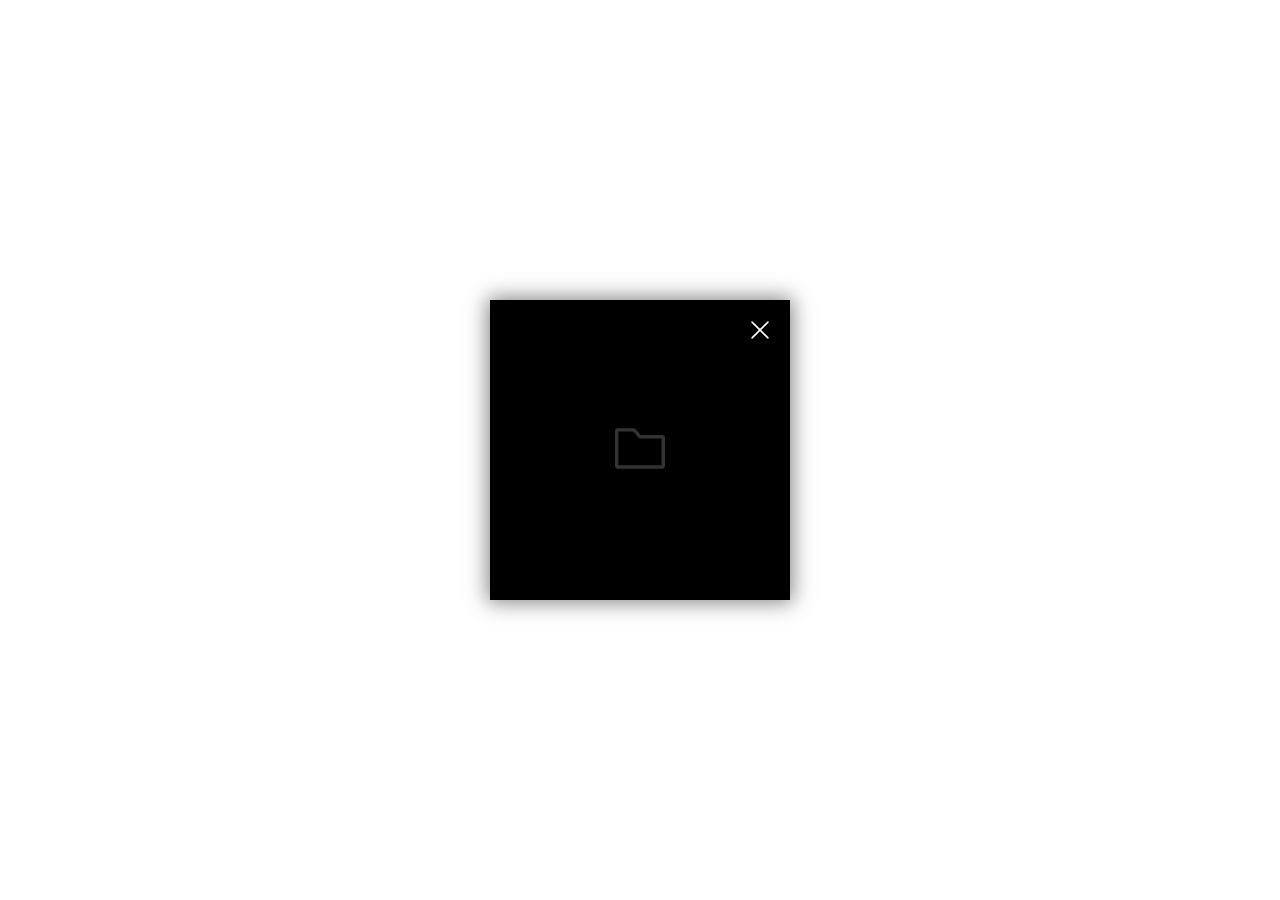
<file: crop/index.html>
<!DOCTYPE html>
<html lang="en">

<head>
    <meta charset="UTF-8">
    <title>crop</title>
</head>

<body>
</body>

</html>
<script type="text/javascript" src="crop.min.js"></script>
<script type="text/javascript">
    new crop({
        width: 300,
        height: 300,
        //url:"", //默认显示图片
        success: function (data) {
            console.log(data);//这是个base64 图片字符串
        }
    });
</script>
</file>
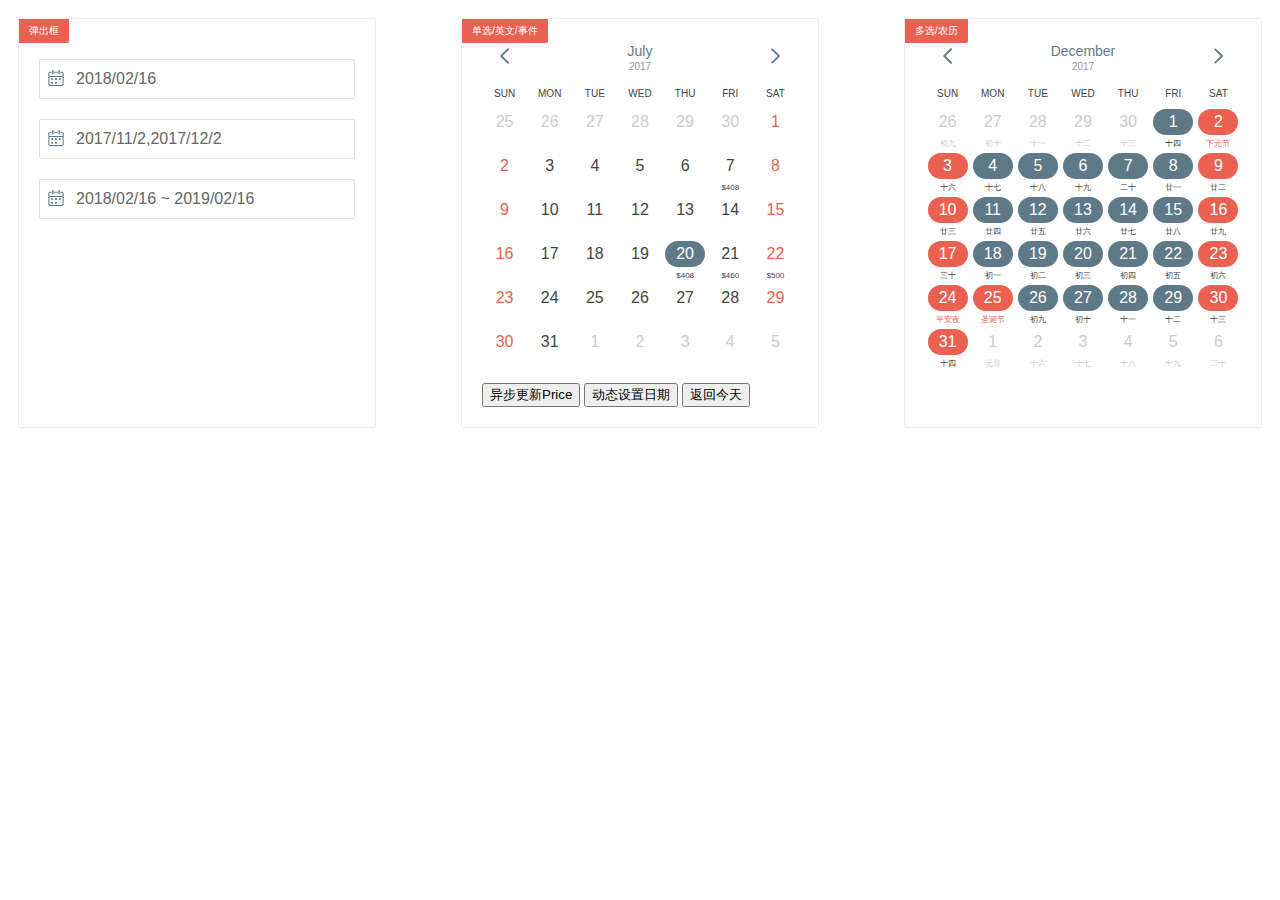
<file: vue-calendar/index.html>
<!DOCTYPE html><html><head><meta charset=utf-8><meta name=viewport content="width=device-width,initial-scale=1,maximum-scale=1,minimum-scale=1,user-scalable=no"><meta name=mobile-web-app-capable content=yes><meta name=apple-mobile-web-app-capable content=yes><meta name=apple-mobile-web-app-status-bar-style content=black><link rel=icon href=[data-uri]><title>vue-calendar</title><link href=static/css/app.abeac5d9e77fa519e4bcac12c5557de3.css rel=stylesheet></head><body><div id=app></div><script type=text/javascript src=static/js/manifest.721cb08ae92a734c745c.js></script><script type=text/javascript src=static/js/vendor.c194e3bd3393c383913a.js></script><script type=text/javascript src=static/js/app.7f170f3b67c851a51c5c.js></script></body></html>
</file>
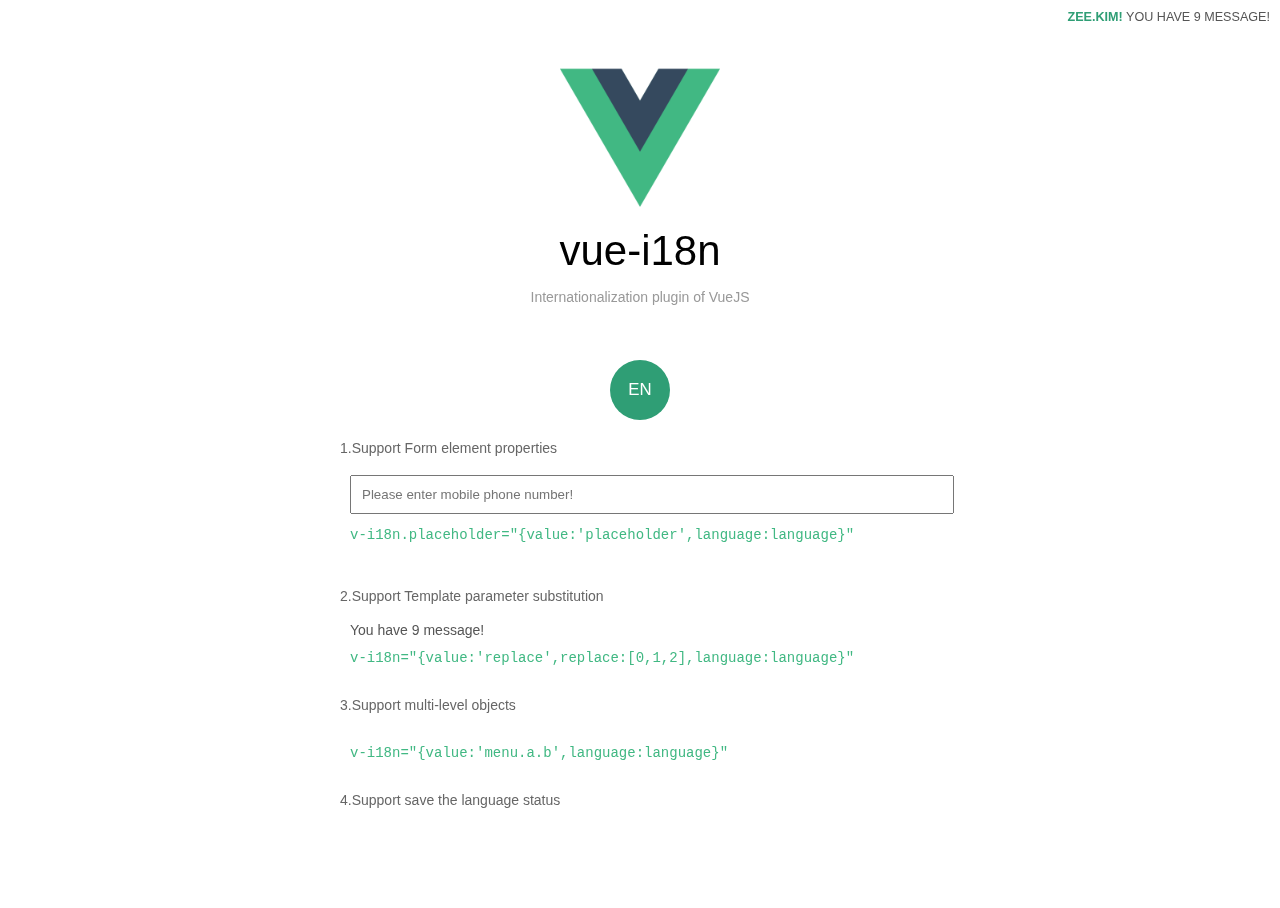
<file: vue-i18n/index.html>
<!DOCTYPE html><html><head><meta charset=utf-8><meta name=apple-mobile-web-app-capable content=yes><meta name=apple-mobile-web-app-status-bar-style content=black><meta name=apple-mobile-web-app-title content="Web App"><meta name=format-detection content="telephone=no"><meta http-equiv=X-UA-Compatible content="IE=edge,chrome=1"><meta name=viewport content="width=device-width,initial-scale=1,minimum-scale=1,maximum-scale=1,user-scalable=no"><title>vue-i18n</title><link href=https://jinzhe.github.io/vue-i18n/static/app.376.css rel=stylesheet><link href=https://jinzhe.github.io/vue-i18n/static/app.376.css rel=stylesheet></head><body><div id=app></div><script src=https://jinzhe.github.io/vue-i18n/static/common.376.js></script><script src=https://jinzhe.github.io/vue-i18n/static/app.376.js></script><script src=https://jinzhe.github.io/vue-i18n/static/common.376.js></script><script src=https://jinzhe.github.io/vue-i18n/static/app.376.js></script></body></html>
</file>
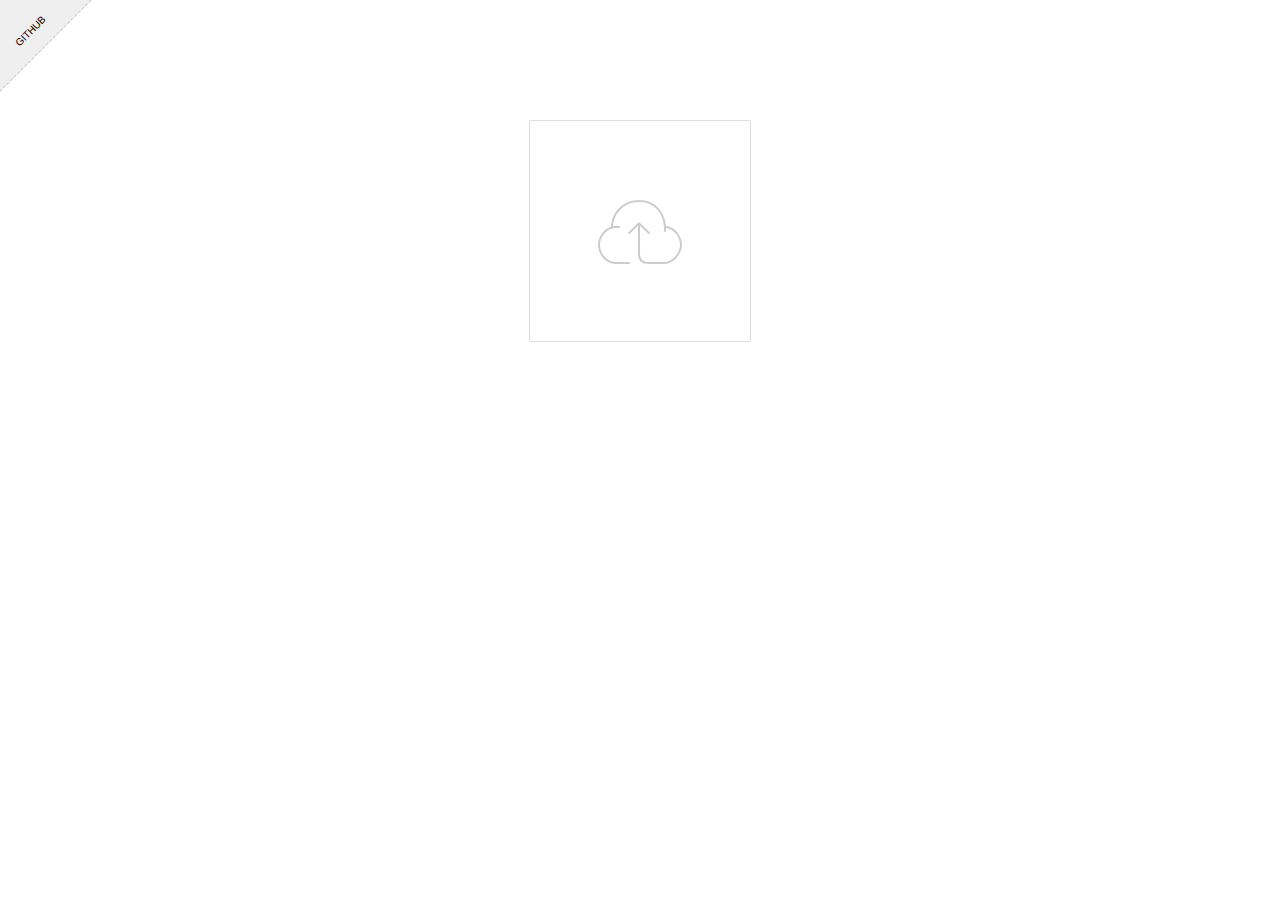
<file: vue-upload-1.x/index.html>
<!DOCTYPE html><html><head><meta charset=utf-8><meta name=apple-mobile-web-app-capable content=yes><meta name=apple-mobile-web-app-status-bar-style content=black><meta name=apple-mobile-web-app-title content="Web App"><meta name=format-detection content="telephone=no"><meta http-equiv=X-UA-Compatible content="IE=edge,chrome=1"><meta name=viewport content="width=device-width,initial-scale=1,minimum-scale=1,maximum-scale=1,user-scalable=no"><title>vue-upload</title><link href=https://jinzhe.github.io/vue-upload/static/app.733.css rel=stylesheet><link href=https://jinzhe.github.io/vue-upload/static/app.733.css rel=stylesheet></head><body><div id=app></div><script src=https://jinzhe.github.io/vue-upload/static/common.733.js></script><script src=https://jinzhe.github.io/vue-upload/static/app.733.js></script><script src=https://jinzhe.github.io/vue-upload/static/common.733.js></script><script src=https://jinzhe.github.io/vue-upload/static/app.733.js></script></body></html>
</file>
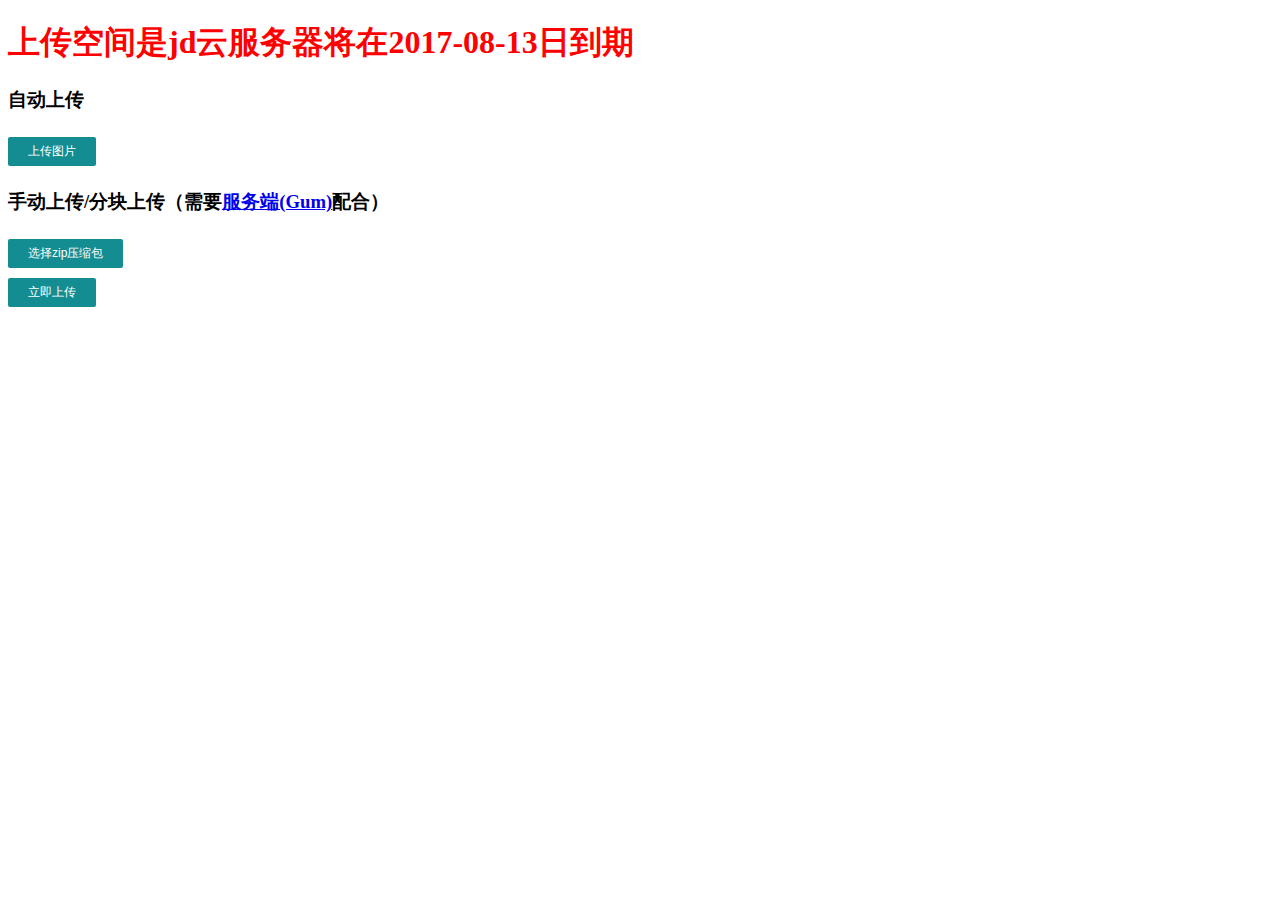
<file: vue-upload/index.html>
<!DOCTYPE html><html><head><meta charset=utf-8><title>vue-upload</title><link href=static/css/app.b9ea1805db9e5bcb7d56aa5cc779b7e0.css rel=stylesheet></head><body><div id=app></div><script type=text/javascript src=static/js/manifest.4bea43a592fc4f4c79fe.js></script><script type=text/javascript src=static/js/vendor.6ad3752e1dad09701160.js></script><script type=text/javascript src=static/js/app.e04d4d8b14585ce40142.js></script></body></html>
</file>
